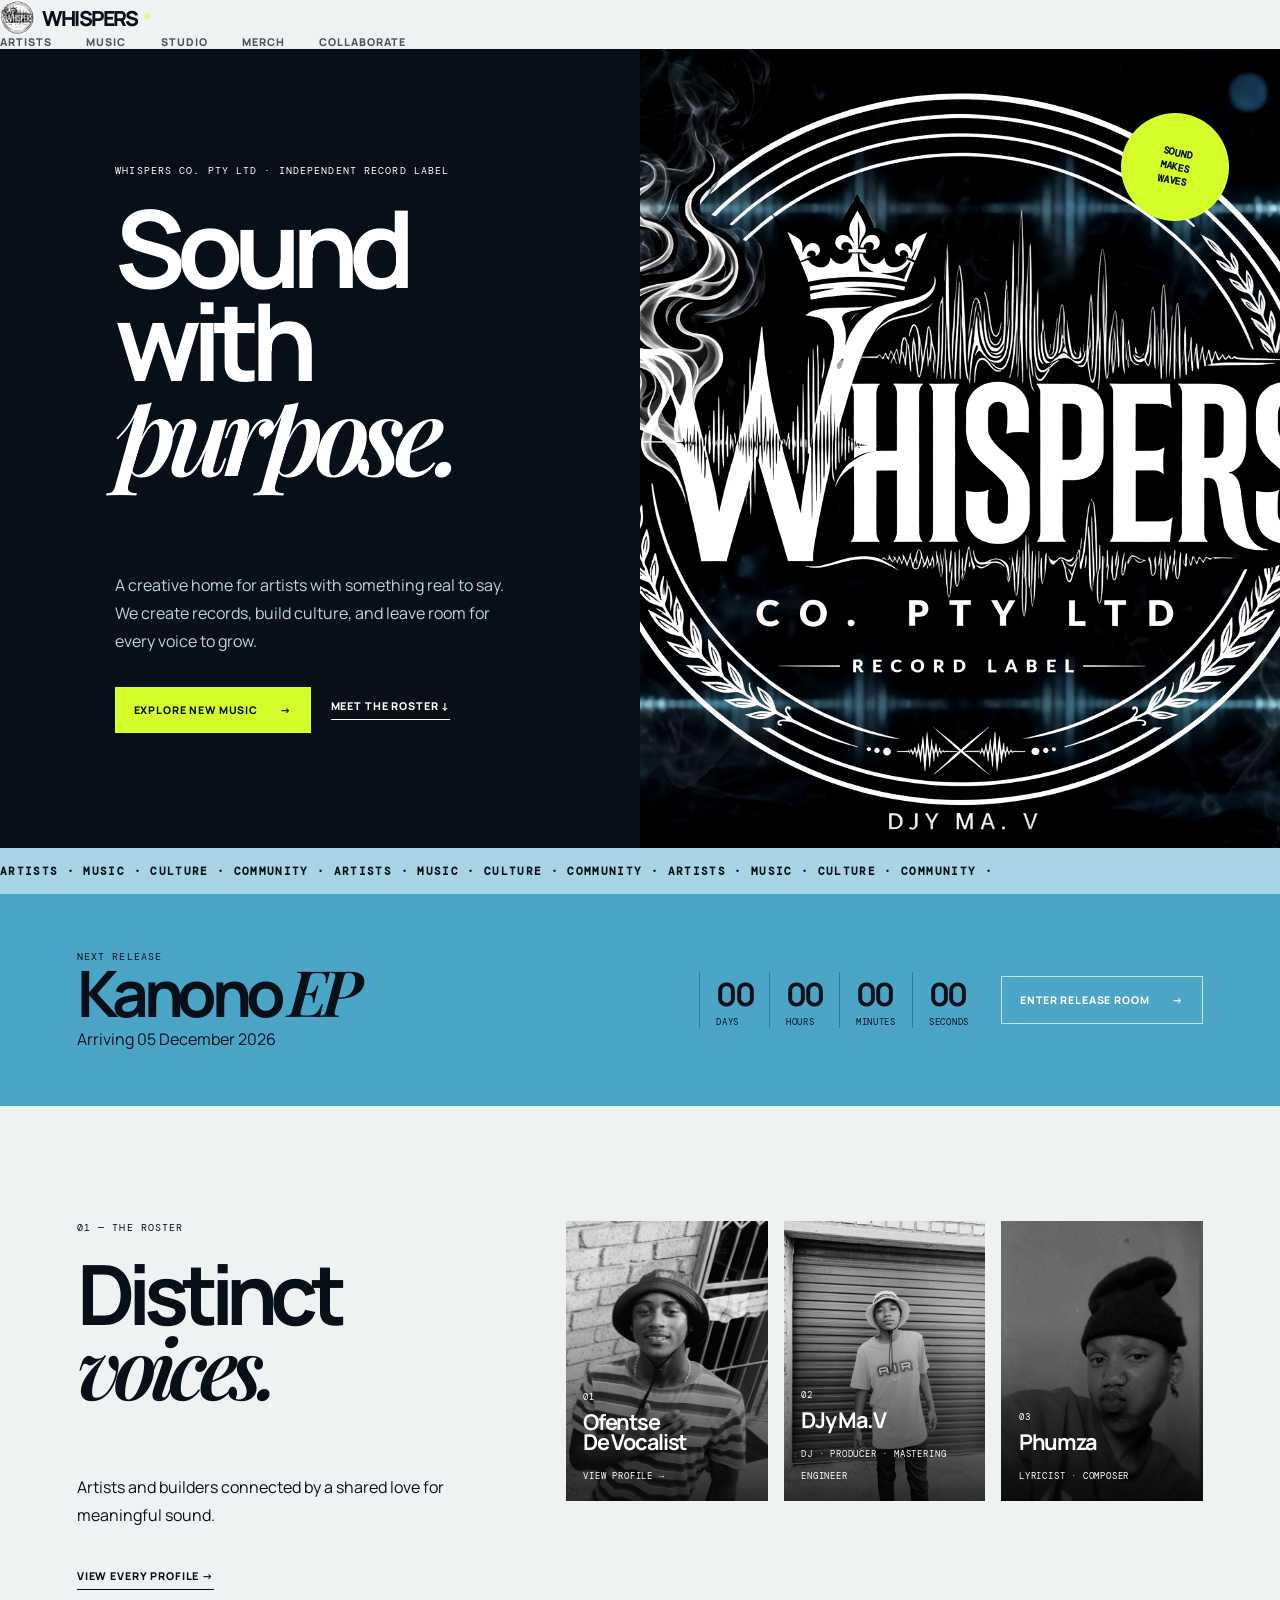
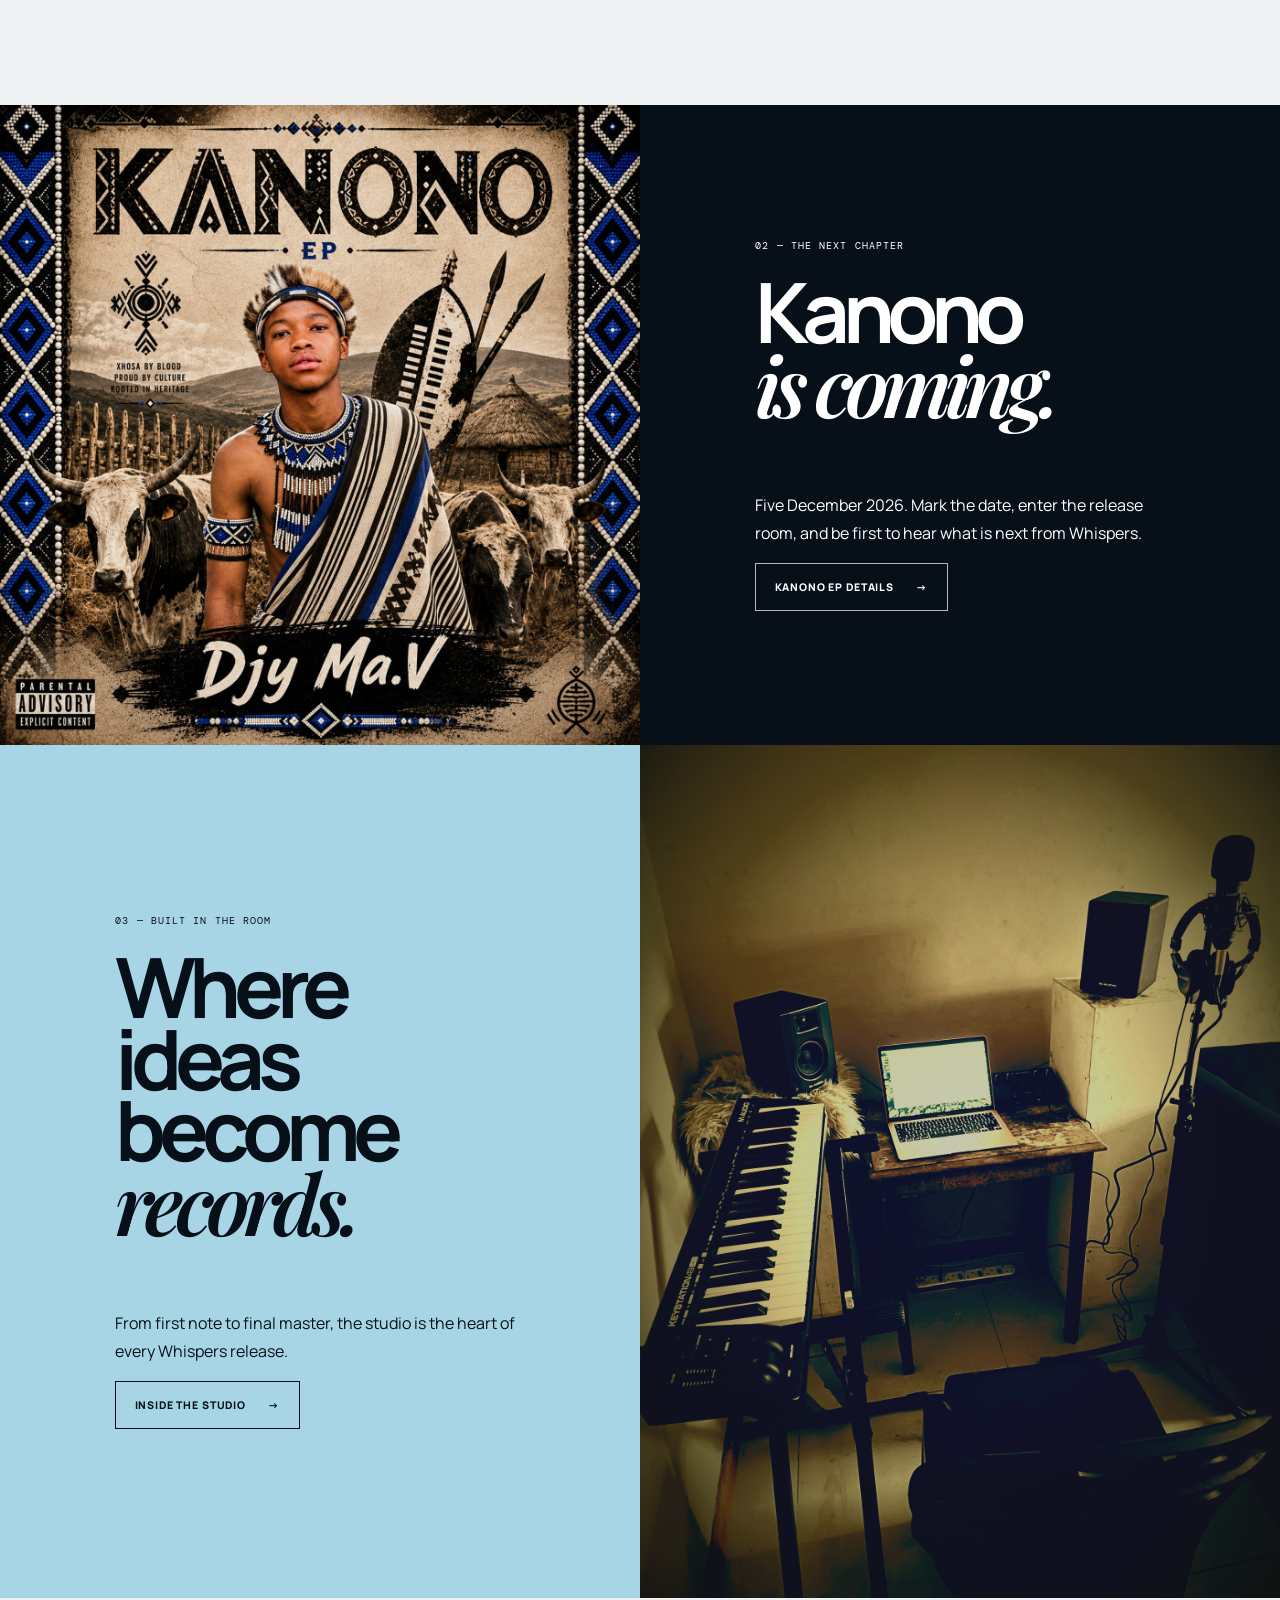
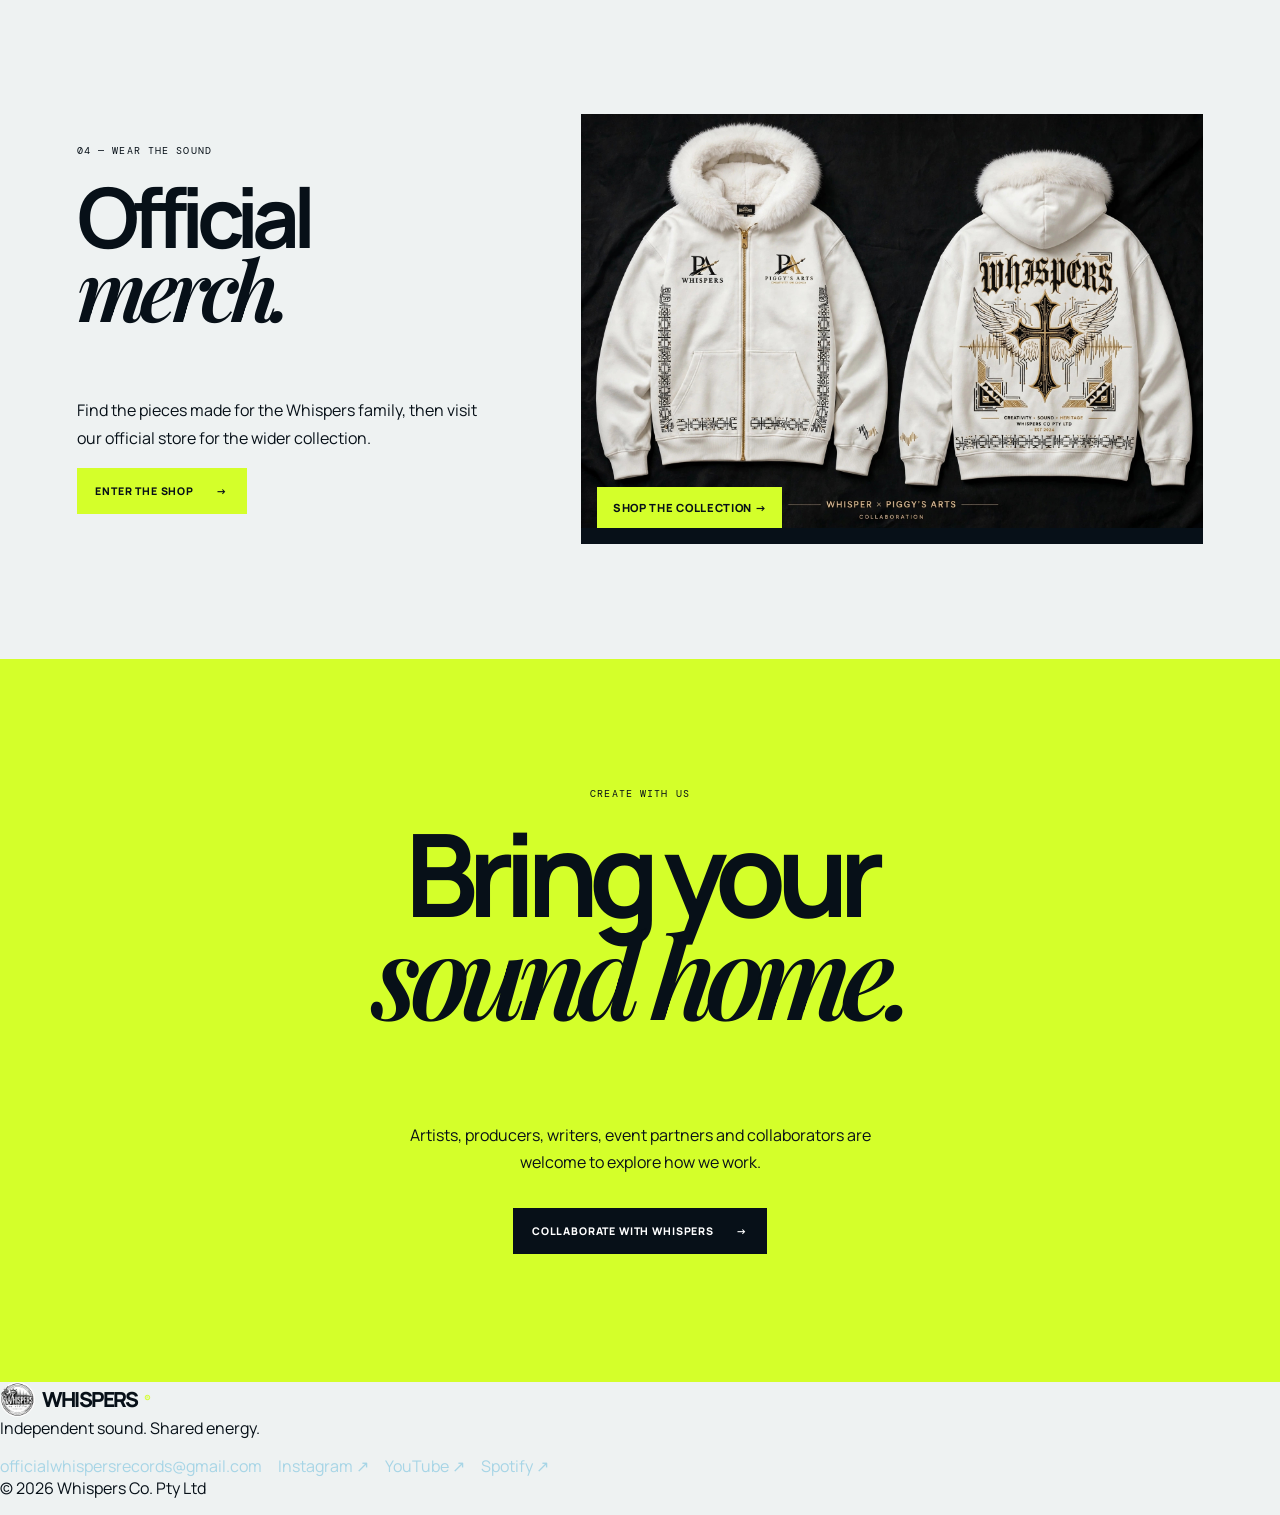
<file: index.html>
<!doctype html>
<html lang="en"><head><meta charset="UTF-8" /><meta name="viewport" content="width=device-width, initial-scale=1.0" /><meta name="description" content="Whispers Co. Pty Ltd — independent record label, artist collective, and creative home." /><title>Whispers Records | Sound With Purpose</title><link rel="preconnect" href="https://fonts.googleapis.com" /><link rel="preconnect" href="https://fonts.gstatic.com" crossorigin /><link href="https://fonts.googleapis.com/css2?family=DM+Mono&family=Manrope:wght@400;500;600;700;800&family=Playfair+Display:ital,wght@0,600;0,700;1,600&display=swap" rel="stylesheet" /><link rel="stylesheet" href="styles.css" /></head>
<body data-page="home"><header id="site-header"></header><main>
<section class="hero reveal"><div class="hero-copy"><p class="eyebrow">Whispers Co. Pty Ltd · Independent record label</p><h1>Sound with<br /><em>purpose.</em></h1><p class="hero-intro">A creative home for artists with something real to say. We create records, build culture, and leave room for every voice to grow.</p><div class="hero-actions"><a class="button button-primary" href="releases.html">Explore new music <span>→</span></a><a class="text-link" href="artists.html">Meet the roster <span>↓</span></a></div></div><div class="hero-art"><img src="Documents/LOGO/(LOGO) Backround img.jpg" alt="Whispers Records logo" /><div class="hero-stamp">SOUND<br />MAKES<br />WAVES</div></div></section>
<section class="ticker" aria-label="Whispers Records statement"><div>ARTISTS · MUSIC · CULTURE · COMMUNITY · ARTISTS · MUSIC · CULTURE · COMMUNITY · ARTISTS · MUSIC · CULTURE · COMMUNITY · </div></section>
<section class="countdown-banner reveal" aria-labelledby="countdown-title"><div><p class="eyebrow">Next release</p><h2 id="countdown-title">Kanono <em>EP</em></h2><p>Arriving 05 December 2026</p></div><div class="countdown" data-release-date="2026-12-05T00:00:00+02:00" aria-label="Countdown to Kanono EP"><span><b data-days>--</b>Days</span><span><b data-hours>--</b>Hours</span><span><b data-minutes>--</b>Minutes</span></div><a class="button button-outline-light" href="release.html?release=kanono">Enter release room <span>→</span></a></section>
<section class="section home-roster reveal"><div class="section-heading"><p class="eyebrow">01 — The roster</p><h2>Distinct<br /><em>voices.</em></h2><p>Artists and builders connected by a shared love for meaningful sound.</p><a class="text-link" href="artists.html">View every profile <span>→</span></a></div><div class="artist-preview-grid"><a class="artist-card feature-card" href="artist.html?artist=ofentse"><img src="Artists/Ofentse folder/Ofentse De Vocalist.jpg" alt="Ofentse De Vocalist" /><div><p>01</p><h3>Ofentse<br />De Vocalist</h3><span>View profile →</span></div></a><a class="artist-card" href="artist.html?artist=djy-mav"><img src="Artists/DJy Ma.V folder/DJy Ma.V.jpg" alt="DJy Ma.V" /><div><p>02</p><h3>DJy Ma.V</h3><span>DJ · Producer · Mastering engineer</span></div></a><a class="artist-card" href="artist.html?artist=phumza"><img src="Artists/Phumza folder/Phumza.jpg" alt="Phumza" /><div><p>03</p><h3>Phumza</h3><span>Lyricist · Composer</span></div></a></div></section>
<section class="split-feature release-feature reveal"><div class="feature-image"><img src="songs and release covers and videos/KANONO (EP Cover).jpg" alt="Kanono EP cover" /></div><div class="feature-copy"><p class="eyebrow">02 — The next chapter</p><h2>Kanono<br /><em>is coming.</em></h2><p>Five December 2026. Mark the date, enter the release room, and be first to hear what is next from Whispers.</p><a class="button button-outline-light" href="release.html?release=kanono">Kanono EP details <span>→</span></a></div></section>
<section class="split-feature studio-feature reveal"><div class="feature-copy"><p class="eyebrow">03 — Built in the room</p><h2>Where ideas<br />become <em>records.</em></h2><p>From first note to final master, the studio is the heart of every Whispers release.</p><a class="button button-outline" href="studio.html">Inside the studio <span>→</span></a></div><div class="feature-image"><img src="studio sessions and fun/Official Studio Image.jpg" alt="A Whispers Records studio session" /></div></section>
<section class="section merch-tease reveal"><div class="section-heading"><p class="eyebrow">04 — Wear the sound</p><h2>Official<br /><em>merch.</em></h2><p>Find the pieces made for the Whispers family, then visit our official store for the wider collection.</p><a class="button button-primary" href="shop.html">Enter the shop <span>→</span></a></div><a class="merch-photo" href="shop.html"><img src="merch/IMG-20260928-WA8403.jpg" alt="Whispers Records merchandise" /><span>Shop the collection →</span></a></section>
<section class="cta-section reveal"><p class="eyebrow">Create with us</p><h2>Bring your<br /><em>sound home.</em></h2><p>Artists, producers, writers, event partners and collaborators are welcome to explore how we work.</p><a class="button button-primary" href="join.html">Collaborate with Whispers <span>→</span></a></section>
</main><footer id="site-footer"></footer><script src="site-data.js"></script><script src="script.js"></script></body></html>
</file>
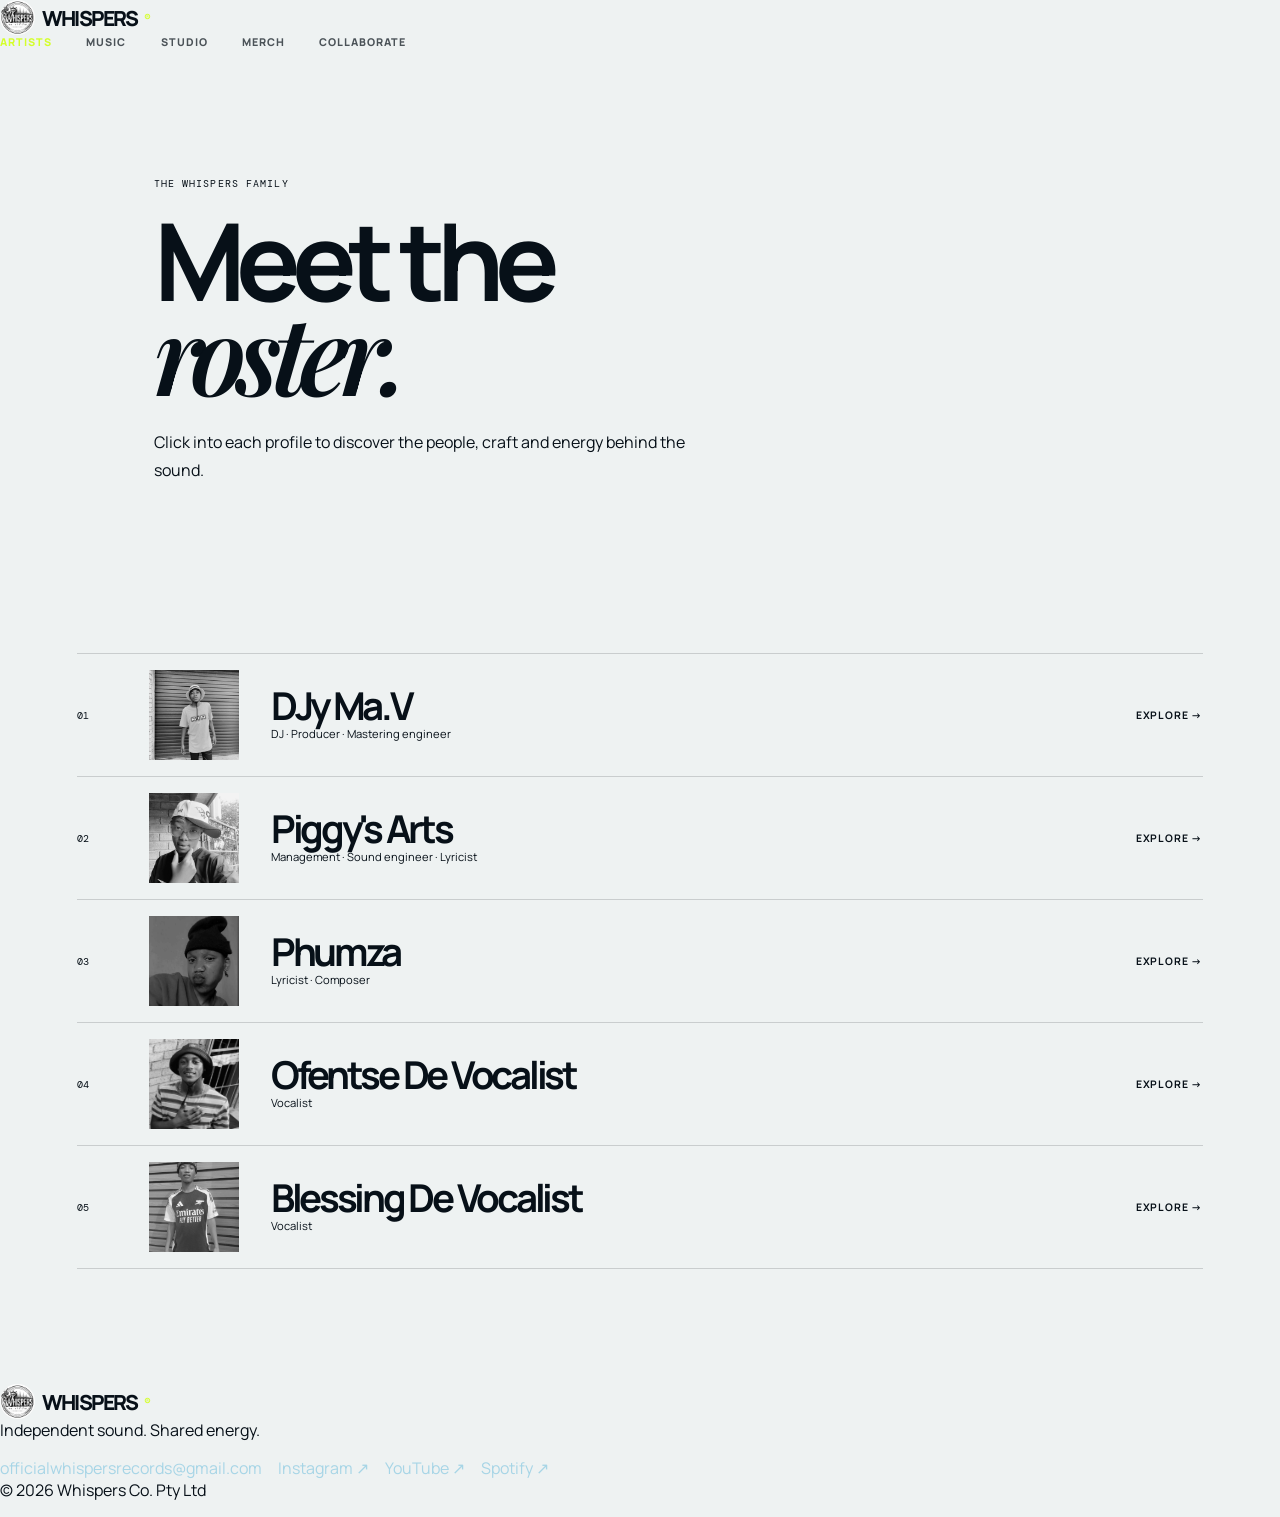
<file: artists.html>
<!doctype html><html lang="en"><head><meta charset="UTF-8" /><meta name="viewport" content="width=device-width, initial-scale=1.0" /><title>Artists | Whispers Records</title><link rel="preconnect" href="https://fonts.googleapis.com" /><link rel="preconnect" href="https://fonts.gstatic.com" crossorigin /><link href="https://fonts.googleapis.com/css2?family=DM+Mono&family=Manrope:wght@400;500;600;700;800&family=Playfair+Display:ital,wght@0,600;0,700;1,600&display=swap" rel="stylesheet" /><link rel="stylesheet" href="styles.css" /></head><body data-page="artists"><header id="site-header"></header><main><section class="page-hero reveal"><p class="eyebrow">The Whispers family</p><h1>Meet the<br /><em>roster.</em></h1><p>Click into each profile to discover the people, craft and energy behind the sound.</p></section><section class="section roster-list reveal"><a href="artist.html?artist=djy-mav" class="roster-item"><span>01</span><img src="Artists/DJy Ma.V folder/DJy Ma.V.jpg" alt="DJy Ma.V" /><div><h2>DJy Ma.V</h2><p>DJ · Producer · Mastering engineer</p></div><b>Explore →</b></a><a href="artist.html?artist=piggy" class="roster-item"><span>02</span><img src="Artists/PIGGY'S ARTS folder/PIGGY'S ARTS.jpg" alt="Piggy's Arts" /><div><h2>Piggy's Arts</h2><p>Management · Sound engineer · Lyricist</p></div><b>Explore →</b></a><a href="artist.html?artist=phumza" class="roster-item"><span>03</span><img src="Artists/Phumza folder/Phumza.jpg" alt="Phumza" /><div><h2>Phumza</h2><p>Lyricist · Composer</p></div><b>Explore →</b></a><a href="artist.html?artist=ofentse" class="roster-item"><span>04</span><img src="Artists/Ofentse folder/Ofentse De Vocalist.jpg" alt="Ofentse De Vocalist" /><div><h2>Ofentse De Vocalist</h2><p>Vocalist</p></div><b>Explore →</b></a><a href="artist.html?artist=blessing" class="roster-item"><span>05</span><img src="Artists/Blessing folder/Blessing De Vocalist.jpg" alt="Blessing De Vocalist" /><div><h2>Blessing De Vocalist</h2><p>Vocalist</p></div><b>Explore →</b></a></section></main><footer id="site-footer"></footer><script src="site-data.js"></script><script src="script.js"></script></body></html>
</file>
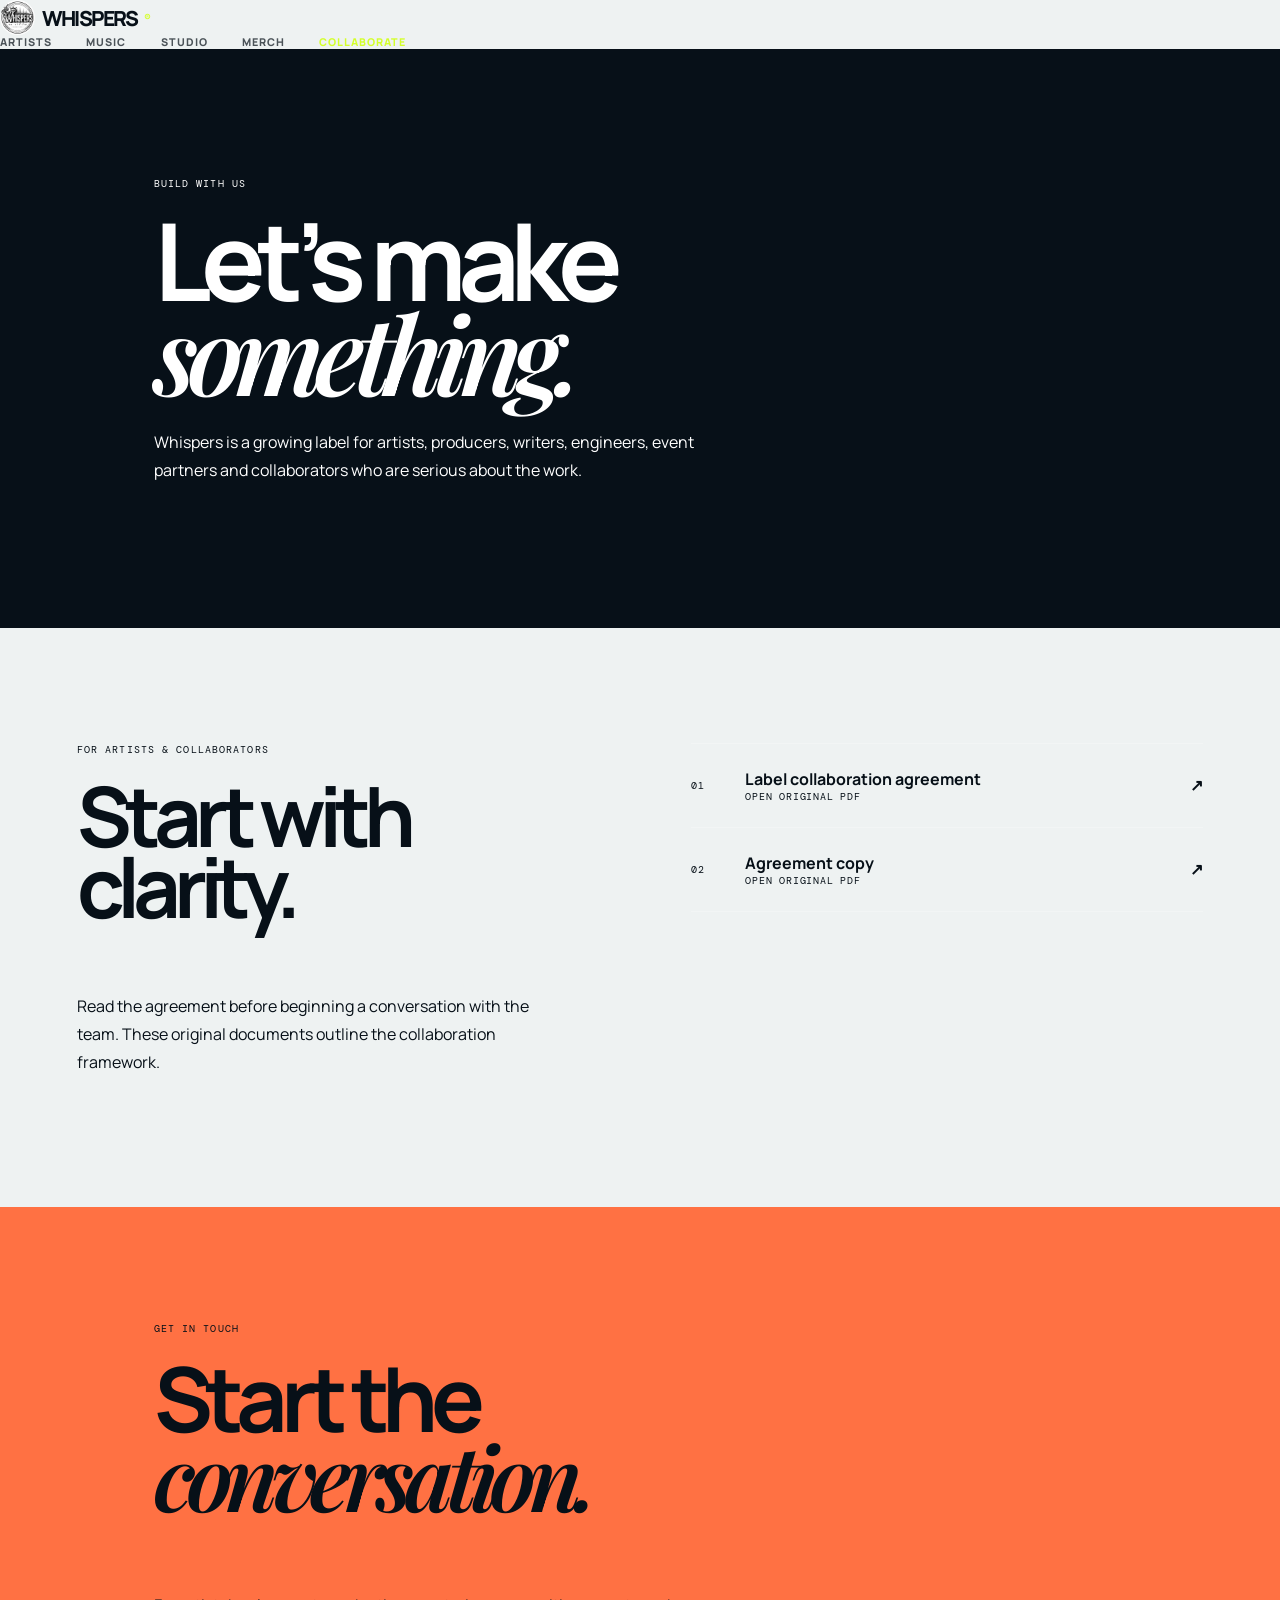
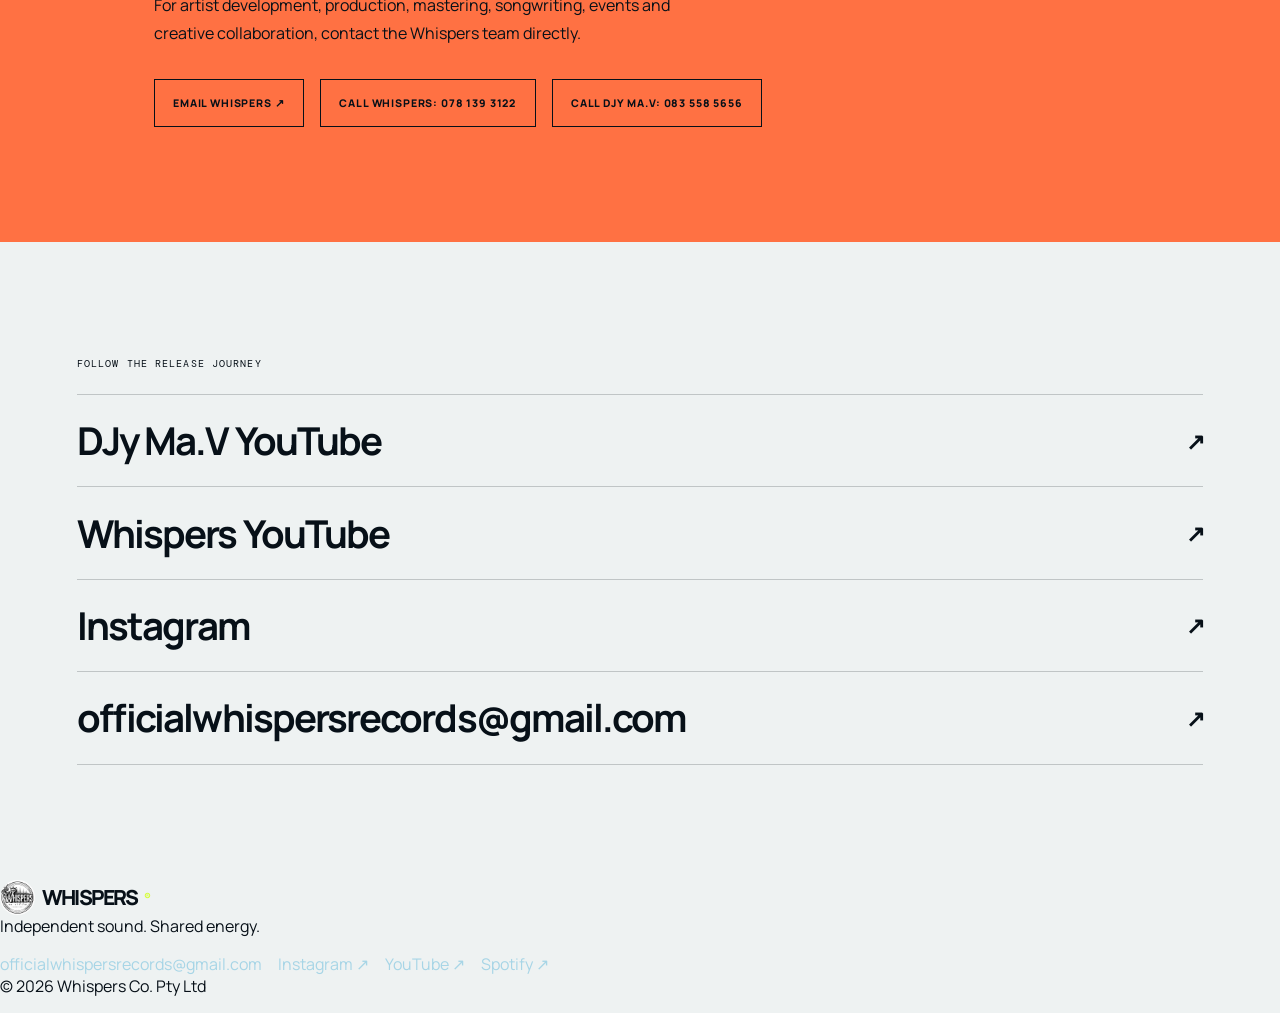
<file: join.html>
<!doctype html><html lang="en"><head><meta charset="UTF-8" /><meta name="viewport" content="width=device-width, initial-scale=1.0" /><title>Collaborate | Whispers Records</title><link rel="preconnect" href="https://fonts.googleapis.com" /><link rel="preconnect" href="https://fonts.gstatic.com" crossorigin /><link href="https://fonts.googleapis.com/css2?family=DM+Mono&family=Manrope:wght@400;500;600;700;800&family=Playfair+Display:ital,wght@0,600;0,700;1,600&display=swap" rel="stylesheet" /><link rel="stylesheet" href="styles.css" /></head><body data-page="join"><header id="site-header"></header><main><section class="page-hero dark-page reveal"><p class="eyebrow">Build with us</p><h1>Let’s make<br /><em>something.</em></h1><p>Whispers is a growing label for artists, producers, writers, engineers, event partners and collaborators who are serious about the work.</p></section><section class="section collaboration-grid reveal"><div><p class="eyebrow">For artists & collaborators</p><h2>Start with<br />clarity.</h2><p>Read the agreement before beginning a conversation with the team. These original documents outline the collaboration framework.</p></div><div class="document-stack"><a class="document-link" href="Documents/WHISPERS_RECORD_LABEL_COLLABORATION_AGREEMENT_COLOUR.pdf" target="_blank"><span>01</span><div><h3>Label collaboration agreement</h3><p>Open original PDF</p></div><b>↗</b></a><a class="document-link" href="Documents/WHISPERS_RECORD_LABEL_COLLABORATION_AGREEMENT-1.pdf" target="_blank"><span>02</span><div><h3>Agreement copy</h3><p>Open original PDF</p></div><b>↗</b></a></div></section><section class="beat-callout"><p class="eyebrow">Get in touch</p><h2>Start the<br /><em>conversation.</em></h2><p>For artist development, production, mastering, songwriting, events and creative collaboration, contact the Whispers team directly.</p><div class="contact-buttons"><a class="button button-outline" href="mailto:officialwhispersrecords@gmail.com">Email Whispers ↗</a><a class="button button-outline" href="tel:+27781393122">Call Whispers: 078 139 3122</a><a class="button button-outline" href="tel:+27835585656">Call DJy Ma.V: 083 558 5656</a></div></section><section class="section social-contact"><p class="eyebrow">Follow the release journey</p><div><a href="https://www.youtube.com/@DJy-Ma-V" target="_blank" rel="noreferrer">DJy Ma.V YouTube <span>↗</span></a><a href="https://youtube.com/@official-whispers-records?si=iXvuV09RxpF-1yVp" target="_blank" rel="noreferrer">Whispers YouTube <span>↗</span></a><a href="https://www.instagram.com/official_whispers_records/" target="_blank" rel="noreferrer">Instagram <span>↗</span></a><a href="mailto:officialwhispersrecords@gmail.com">officialwhispersrecords@gmail.com <span>↗</span></a></div></section></main><footer id="site-footer"></footer><script src="site-data.js"></script><script src="script.js"></script></body></html>
</file>
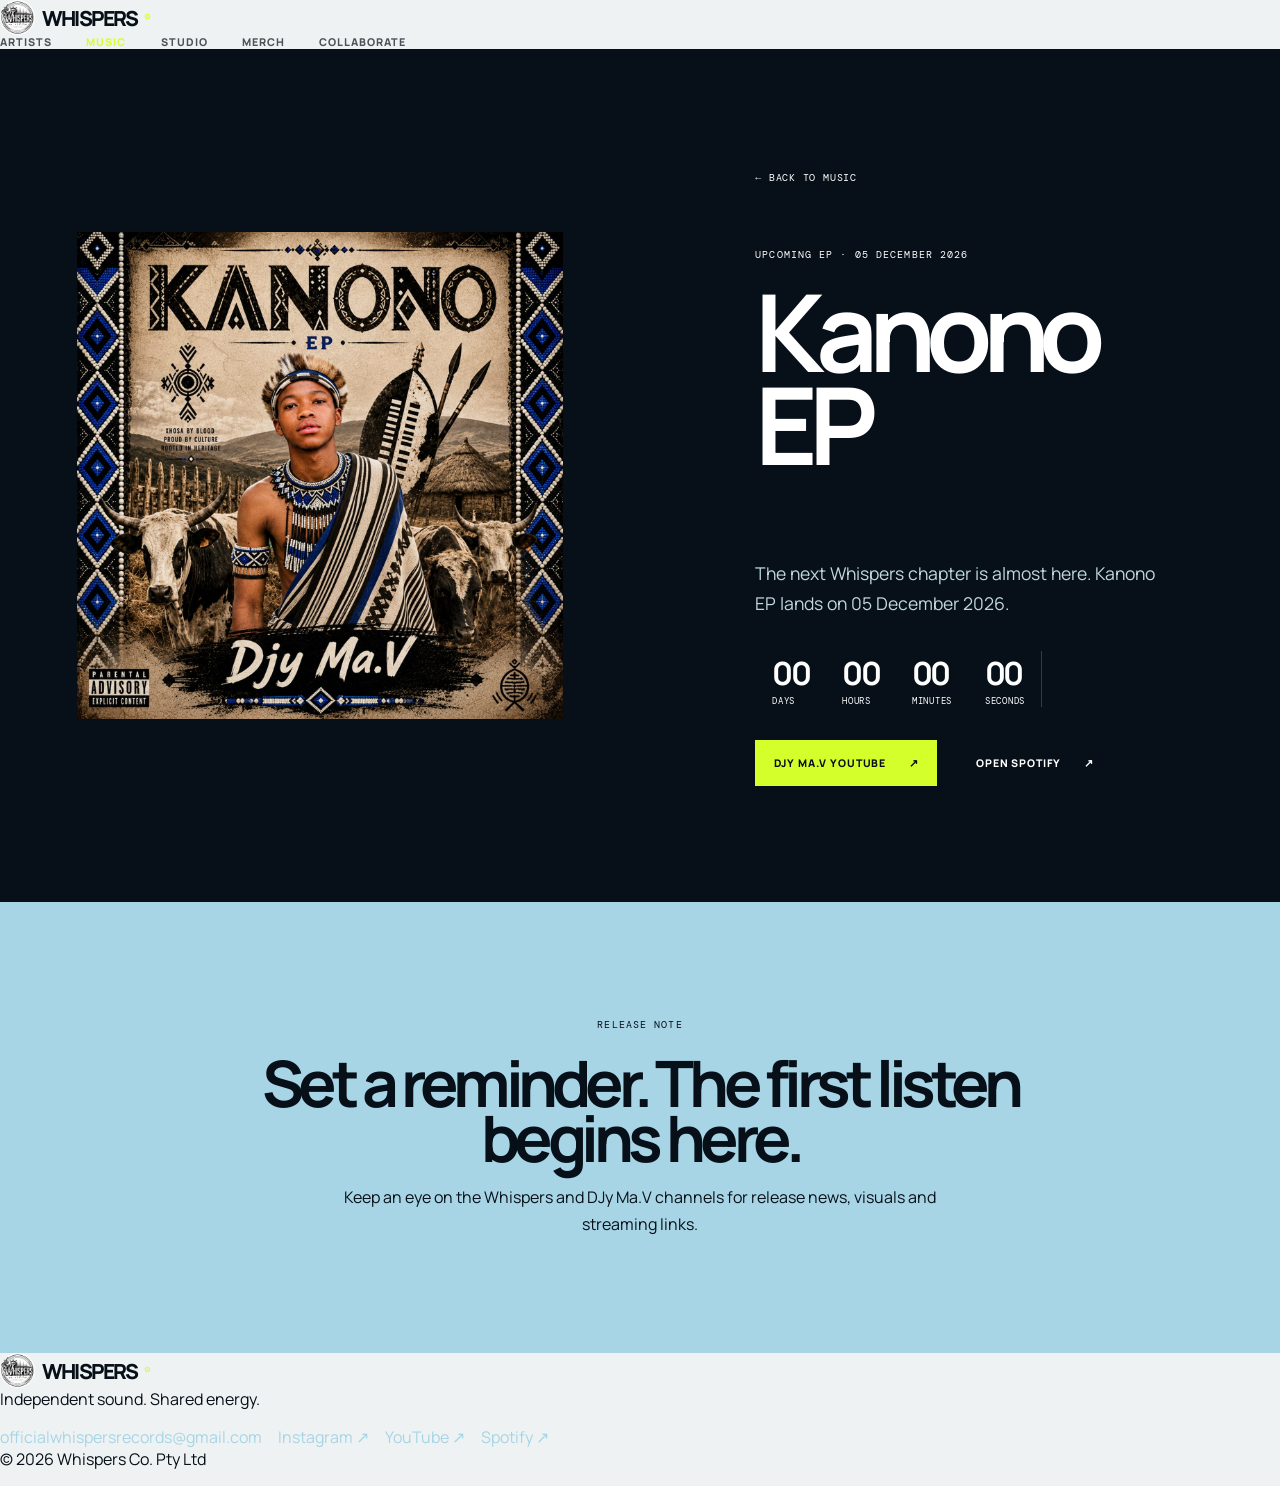
<file: release.html>
<!doctype html><html lang="en"><head><meta charset="UTF-8" /><meta name="viewport" content="width=device-width, initial-scale=1.0" /><title>Release | Whispers Records</title><link rel="preconnect" href="https://fonts.googleapis.com" /><link rel="preconnect" href="https://fonts.gstatic.com" crossorigin /><link href="https://fonts.googleapis.com/css2?family=DM+Mono&family=Manrope:wght@400;500;600;700;800&family=Playfair+Display:ital,wght@0,600;0,700;1,600&display=swap" rel="stylesheet" /><link rel="stylesheet" href="styles.css" /></head><body data-page="release"><header id="site-header"></header><main id="release-profile"></main><footer id="site-footer"></footer><script src="site-data.js"></script><script src="script.js"></script></body></html>
</file>
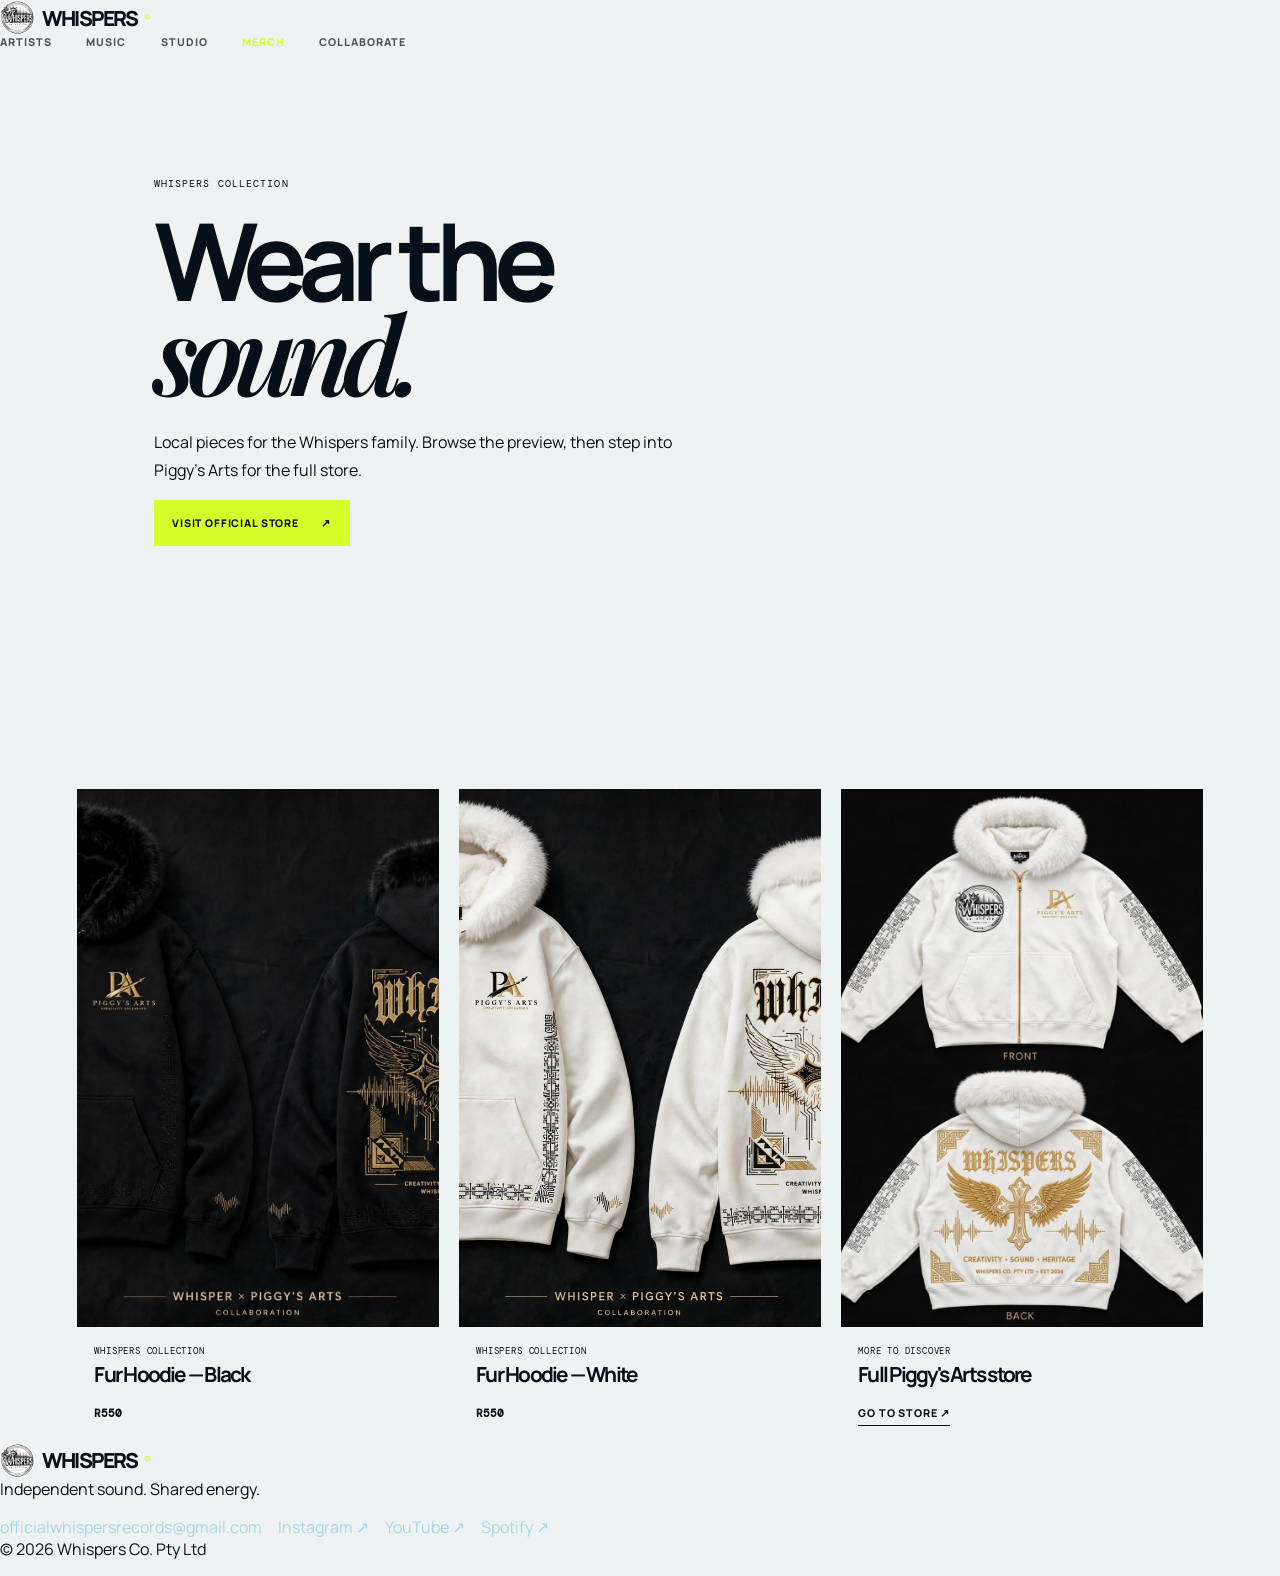
<file: shop.html>
<!doctype html><html lang="en"><head><meta charset="UTF-8" /><meta name="viewport" content="width=device-width, initial-scale=1.0" /><title>Merch | Whispers Records</title><link rel="preconnect" href="https://fonts.googleapis.com" /><link rel="preconnect" href="https://fonts.gstatic.com" crossorigin /><link href="https://fonts.googleapis.com/css2?family=DM+Mono&family=Manrope:wght@400;500;600;700;800&family=Playfair+Display:ital,wght@0,600;0,700;1,600&display=swap" rel="stylesheet" /><link rel="stylesheet" href="styles.css" /></head><body data-page="shop"><header id="site-header"></header><main><section class="page-hero reveal"><p class="eyebrow">Whispers collection</p><h1>Wear the<br /><em>sound.</em></h1><p>Local pieces for the Whispers family. Browse the preview, then step into Piggy's Arts for the full store.</p><a class="button button-primary" href="https://piggiesart.lovable.app" target="_blank" rel="noreferrer">Visit official store <span>↗</span></a></section><section class="section shop-grid reveal"><article class="shop-card"><img src="merch/fur hoodie black (R550).jpg" alt="Black Fur hoodie" /><div><p>Whispers collection</p><h2>Fur Hoodie — Black</h2><b>R550</b></div></article><article class="shop-card"><img src="merch/Fur hoodie white (R550).jpg" alt="White Fur hoodie" /><div><p>Whispers collection</p><h2>Fur Hoodie — White</h2><b>R550</b></div></article><article class="shop-card"><img src="merch/IMG-20260928-WA2395.jpg" alt="Whispers merchandise" /><div><p>More to discover</p><h2>Full Piggy's Arts store</h2><a class="text-link" href="https://piggiesart.lovable.app" target="_blank" rel="noreferrer">Go to store ↗</a></div></article></section></main><footer id="site-footer"></footer><script src="site-data.js"></script><script src="script.js"></script></body></html>
</file>
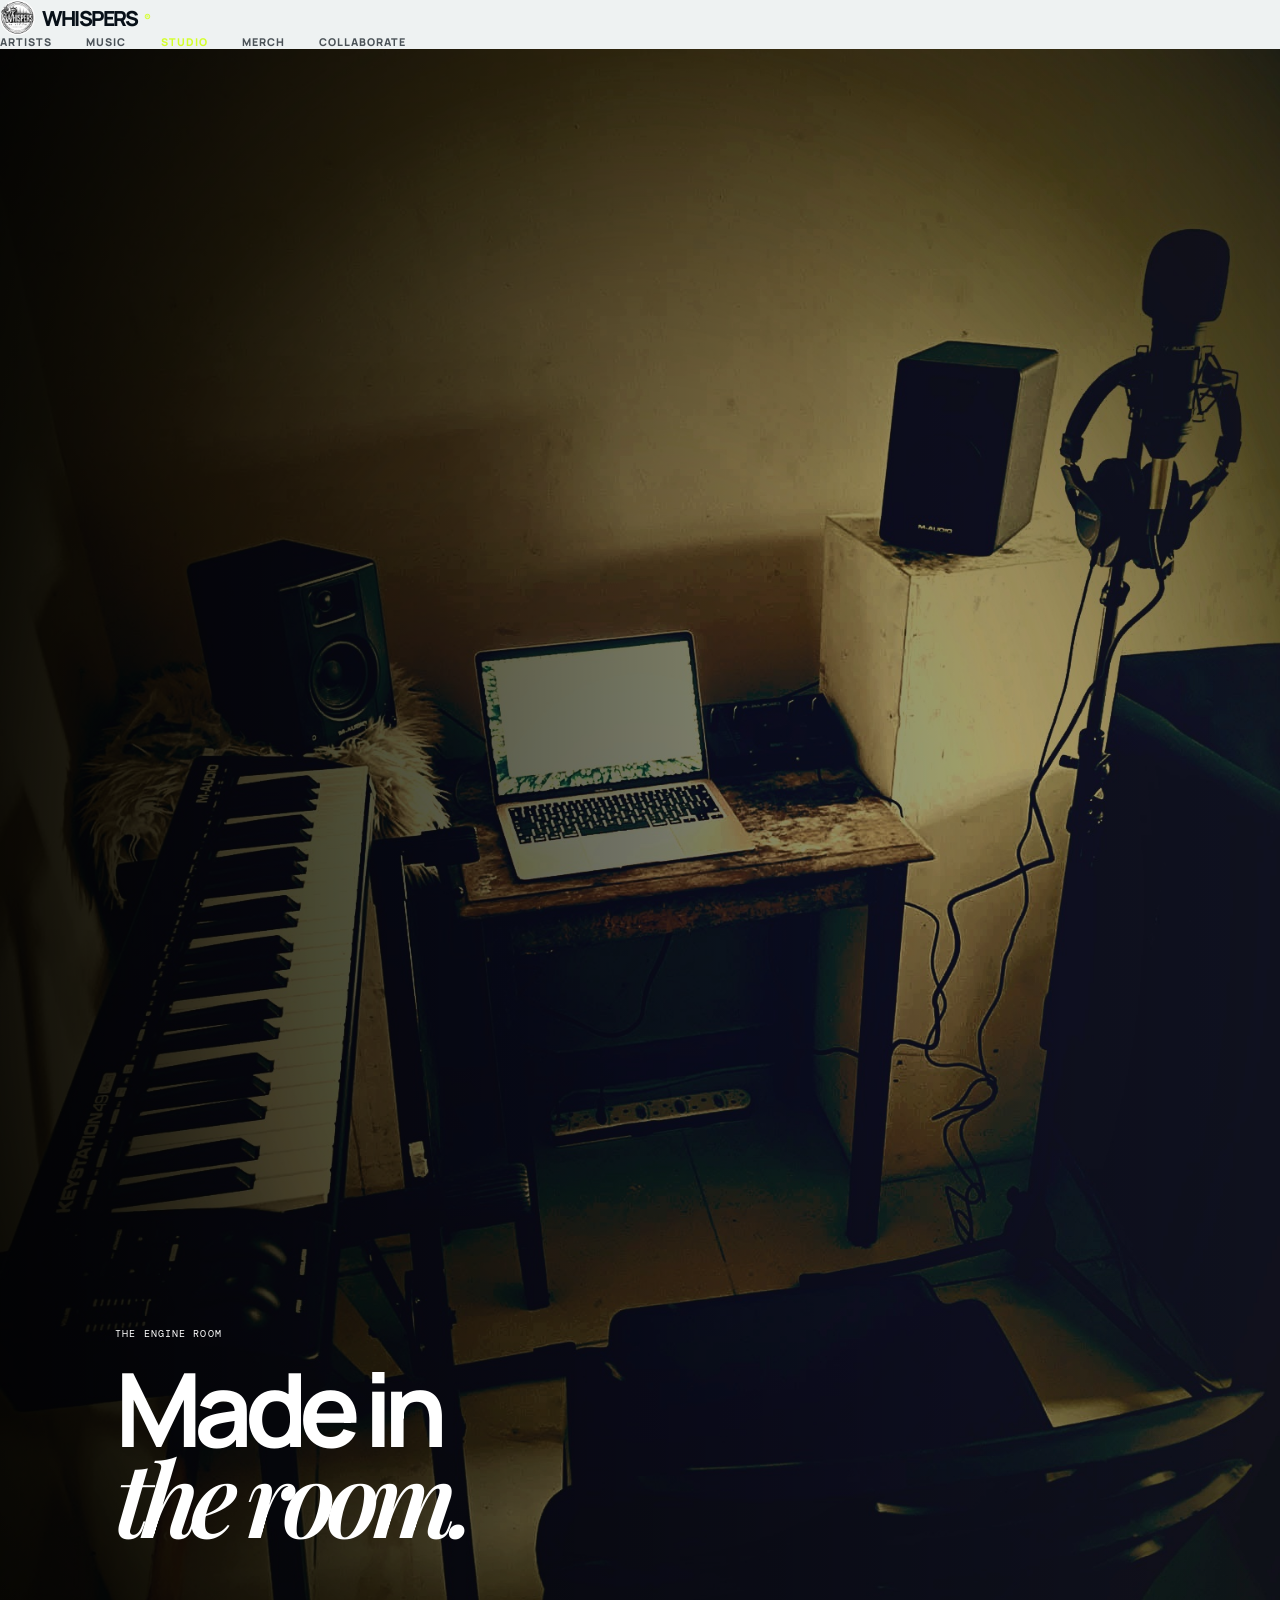
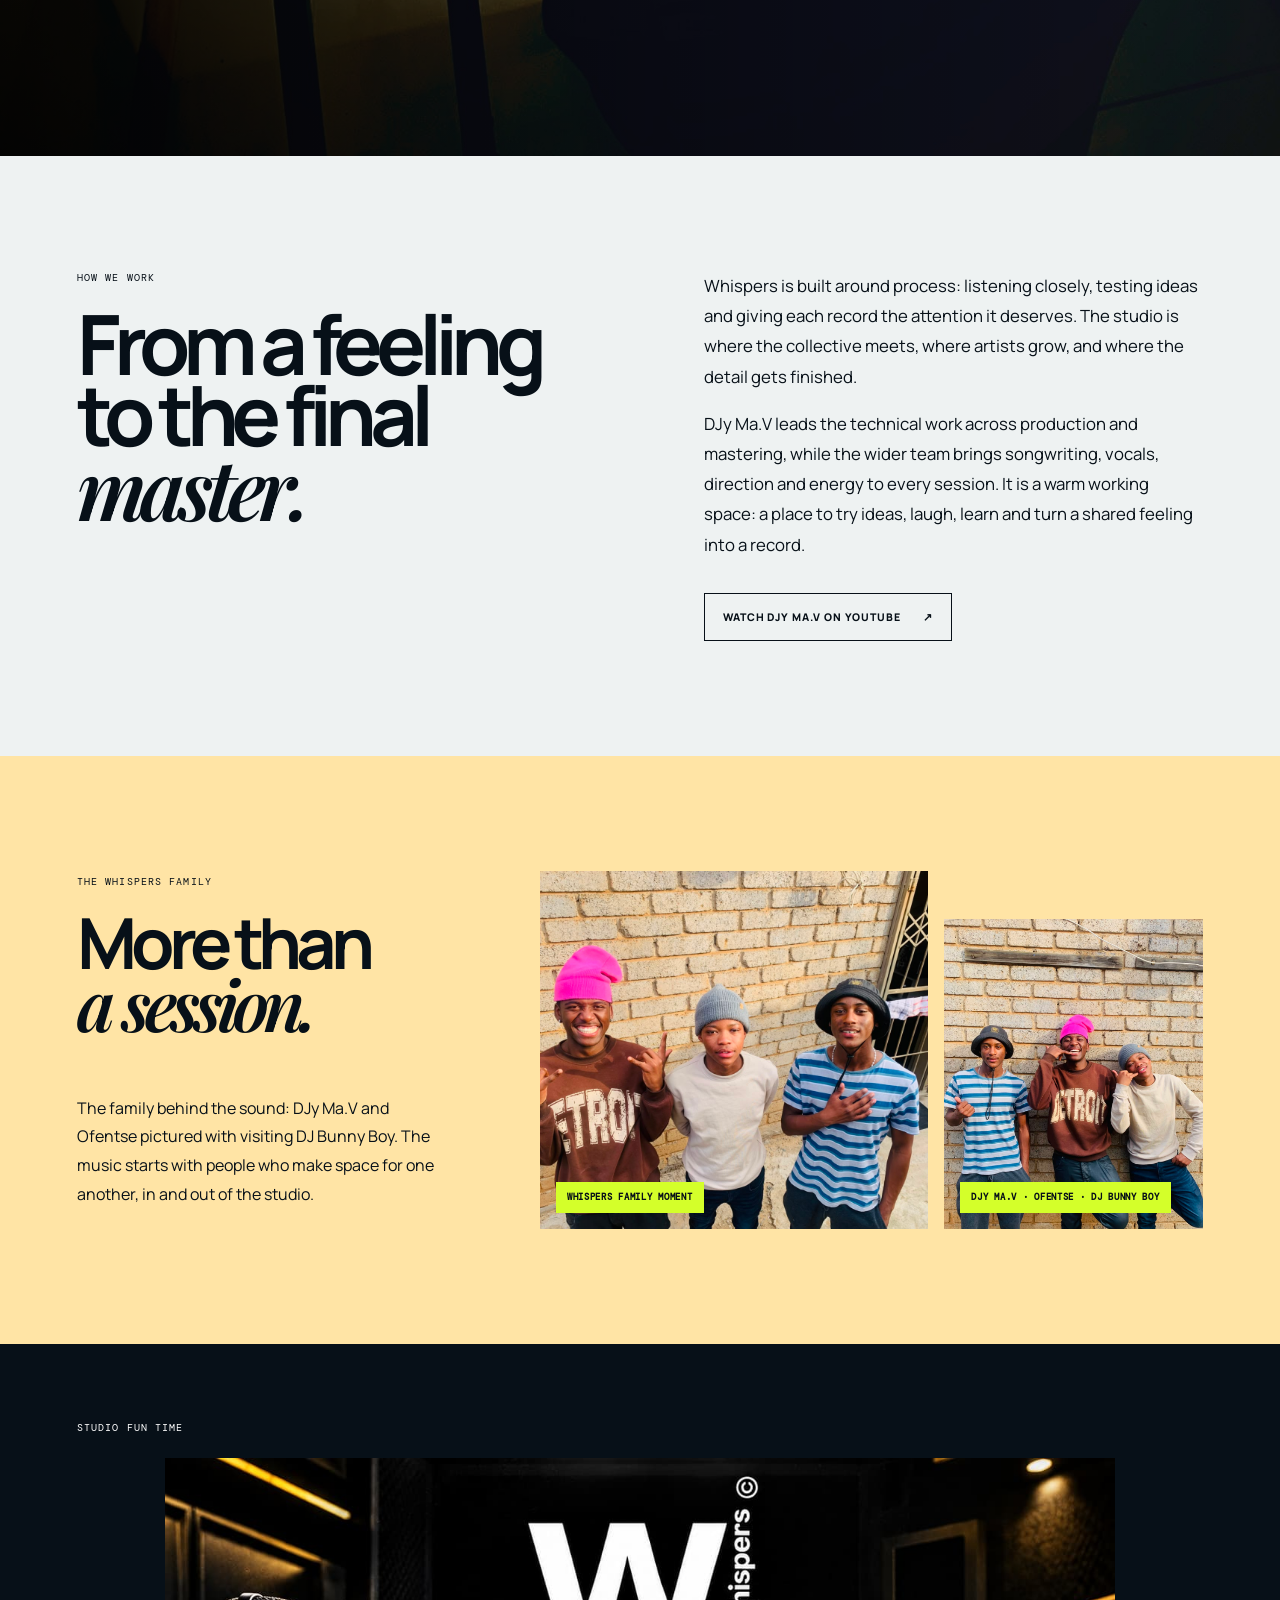
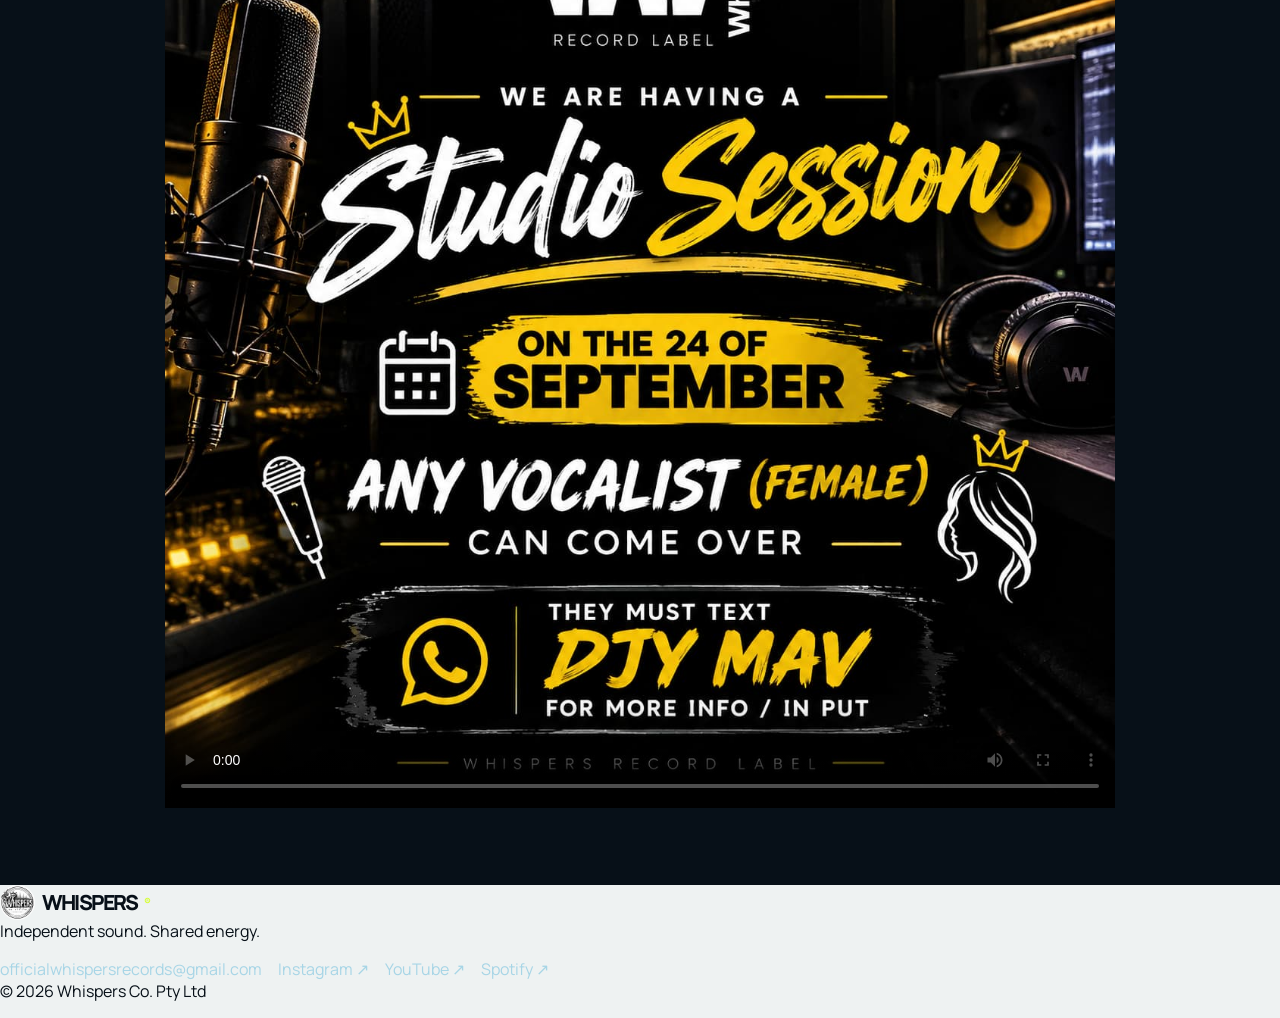
<file: studio.html>
<!doctype html><html lang="en"><head><meta charset="UTF-8" /><meta name="viewport" content="width=device-width, initial-scale=1.0" /><title>Studio | Whispers Records</title><link rel="preconnect" href="https://fonts.googleapis.com" /><link rel="preconnect" href="https://fonts.gstatic.com" crossorigin /><link href="https://fonts.googleapis.com/css2?family=DM+Mono&family=Manrope:wght@400;500;600;700;800&family=Playfair+Display:ital,wght@0,600;0,700;1,600&display=swap" rel="stylesheet" /><link rel="stylesheet" href="styles.css" /></head><body data-page="studio"><header id="site-header"></header><main><section class="studio-page-hero"><img src="studio sessions and fun/Official Studio Image.jpg" alt="Whispers studio" /><div><p class="eyebrow">The engine room</p><h1>Made in<br /><em>the room.</em></h1></div></section><section class="section studio-copy-page"><div><p class="eyebrow">How we work</p><h2>From a feeling<br />to the final <em>master.</em></h2></div><div><p>Whispers is built around process: listening closely, testing ideas and giving each record the attention it deserves. The studio is where the collective meets, where artists grow, and where the detail gets finished.</p><p>DJy Ma.V leads the technical work across production and mastering, while the wider team brings songwriting, vocals, direction and energy to every session. It is a warm working space: a place to try ideas, laugh, learn and turn a shared feeling into a record.</p><a class="button button-outline" href="https://www.youtube.com/@DJy-Ma-V" target="_blank" rel="noreferrer">Watch DJy Ma.V on YouTube <span>↗</span></a></div></section><section class="whispers-family section"><div class="family-copy"><p class="eyebrow">The Whispers family</p><h2>More than<br /><em>a session.</em></h2><p>The family behind the sound: DJy Ma.V and Ofentse pictured with visiting DJ Bunny Boy. The music starts with people who make space for one another, in and out of the studio.</p></div><div class="family-photos"><figure><img src="whispers family/IMG-20260912-WA0086(1).jpg" alt="The Whispers family together" /><figcaption>Whispers family moment</figcaption></figure><figure><img src="whispers family/IMG-20260912-WA0094.jpg" alt="DJy Ma.V, Ofentse and visiting DJ Bunny Boy" /><figcaption>DJy Ma.V · Ofentse · DJ Bunny Boy</figcaption></figure></div></section><section class="video-section"><p class="eyebrow">Studio fun time</p><video controls poster="studio sessions and fun/FIRST studio session pic invite.jpg"><source src="studio sessions and fun/STUDIO FUN TIME LIBRARY.mp4" type="video/mp4" />Your browser does not support video.</video></section></main><footer id="site-footer"></footer><script src="site-data.js"></script><script src="script.js"></script></body></html>
</file>
<file: styles.css>
:root{--ink:#071018;--ink-soft:#101d27;--paper:#eef2f2;--mist:#a7d5e6;--blue:#4aa5c7;--lime:#d4ff2a;--orange:#ff7143;--line:rgba(231,244,247,.2);--muted:#97a5aa}*{box-sizing:border-box}html{scroll-behavior:smooth}body{background:var(--paper);color:var(--ink);font-family:Manrope,sans-serif;margin:0}a{color:inherit;text-decoration:none}img{display:block;height:100%;object-fit:cover;width:100%}h1,h2,h3,p{margin-top:0}h1,h2{letter-spacing:-.085em;line-height:.86}h1 em,h2 em{font-family:"Playfair Display",serif;font-weight:600}.eyebrow{font-family:"DM Mono",monospace;font-size:.63rem;letter-spacing:.11em;margin-bottom:1.5rem;text-transform:uppercase}.site-header{align-items:center;background:rgba(7,16,24,.93);border-bottom:1px solid var(--line);color:white;display:flex;justify-content:space-between;padding:15px 5vw;position:sticky;top:0;z-index:10}.brand{align-items:center;display:flex;font-size:1.3rem;font-weight:800;gap:.45rem;letter-spacing:-.09em}.brand img{border-radius:50%;height:35px;object-fit:cover;width:35px}.brand sup{color:var(--lime);font-size:.5em}.site-nav{display:flex;gap:clamp(1rem,2.7vw,2.8rem)}.site-nav a,.menu-button{font-size:.67rem;font-weight:800;letter-spacing:.09em;text-transform:uppercase}.site-nav a{opacity:.7;transition:opacity .2s,color .2s}.site-nav a:hover,.site-nav a.active{color:var(--lime);opacity:1}.menu-button{background:none;border:0;color:#fff;display:none}.hero{background:var(--ink);color:#fff;display:grid;grid-template-columns:1fr 1fr;min-height:min(740px,calc(100vh - 66px))}.hero-copy{align-self:center;padding:9vw}.hero h1,.page-hero h1,.profile-intro h1{font-size:clamp(3.8rem,8.4vw,9rem)}.hero-intro{color:#c2d3d8;line-height:1.75;margin:2rem 0;max-width:31rem}.hero-actions,.profile-actions{align-items:center;display:flex;flex-wrap:wrap;gap:1.25rem}.button{align-items:center;display:inline-flex;font-size:.66rem;font-weight:800;gap:1.4rem;letter-spacing:.08em;padding:1rem 1.15rem;text-transform:uppercase;transition:transform .2s,background .2s}.button:hover{transform:translateY(-3px)}.button-primary{background:var(--lime);color:var(--ink)}.button-outline{border:1px solid var(--ink)}.button-outline-light{border:1px solid rgba(255,255,255,.7);color:#fff}.text-link{border-bottom:1px solid currentColor;font-size:.67rem;font-weight:800;letter-spacing:.08em;padding-bottom:.35rem;text-transform:uppercase}.hero-art{min-height:450px;overflow:hidden;position:relative}.hero-art img{filter:saturate(.7) contrast(1.15);transition:transform 1s}.hero:hover .hero-art img{transform:scale(1.04)}.hero-stamp{align-items:center;background:var(--lime);border-radius:50%;color:var(--ink);display:flex;font-family:"DM Mono",monospace;font-size:.62rem;font-weight:bold;height:108px;justify-content:center;line-height:1.4;position:absolute;right:8%;text-align:center;top:8%;transform:rotate(12deg);width:108px}.ticker{background:var(--mist);font-family:"DM Mono",monospace;font-size:.7rem;font-weight:bold;letter-spacing:.12em;overflow:hidden;padding:1rem 0;white-space:nowrap}.ticker div{animation:move 28s linear infinite;width:max-content}@keyframes move{to{transform:translateX(-50%)}}.countdown-banner{align-items:center;background:var(--blue);color:var(--ink);display:grid;gap:2rem;grid-template-columns:1fr auto auto;padding:3.5rem 6vw}.countdown-banner h2{font-size:clamp(2.5rem,5vw,5rem);margin-bottom:.5rem}.countdown-banner p{margin-bottom:0}.countdown{display:flex;gap:1rem}.countdown span{border-left:1px solid rgba(7,16,24,.3);display:flex;flex-direction:column;font-family:"DM Mono",monospace;font-size:.56rem;letter-spacing:.08em;padding-left:1rem;text-transform:uppercase}.countdown b{font-family:Manrope,sans-serif;font-size:2rem;letter-spacing:-.08em}.section{padding:9vw 6vw}.section-heading{max-width:34rem}.section-heading h2,.feature-copy h2,.studio-copy-page h2,.collaboration-grid h2{font-size:clamp(3.5rem,6.5vw,7rem)}.section-heading>p:not(.eyebrow),.feature-copy>p:not(.eyebrow),.page-hero>p:not(.eyebrow){line-height:1.75}.section-heading .text-link{display:inline-block;margin-top:1.5rem}.home-roster{display:grid;gap:5vw;grid-template-columns:.8fr 1.2fr}.artist-preview-grid{display:grid;gap:1rem;grid-template-columns:repeat(3,1fr)}.artist-card{aspect-ratio:.72;background:#192832;overflow:hidden;position:relative}.artist-card:after,.release-tile:after{background:linear-gradient(0deg,rgba(0,0,0,.8),transparent 65%);content:"";inset:0;position:absolute}.artist-card img{filter:grayscale(100%);transition:filter .35s,transform .5s}.artist-card:hover img{filter:grayscale(0);transform:scale(1.06)}.artist-card>div{bottom:1.1rem;color:#fff;left:1.1rem;position:absolute;right:1.1rem;z-index:1}.artist-card p,.artist-card span,.release-tile p,.shop-card p{font-family:"DM Mono",monospace;font-size:.56rem;letter-spacing:.09em;text-transform:uppercase}.artist-card h3{font-size:clamp(1rem,1.7vw,1.6rem);letter-spacing:-.06em;line-height:.95;margin:.55rem 0}.split-feature{display:grid;grid-template-columns:1fr 1fr;min-height:620px}.feature-image{min-height:420px}.feature-copy{align-self:center;padding:9vw}.release-feature{background:var(--ink);color:#fff}.studio-feature{background:var(--mist)}.merch-tease{align-items:center;display:grid;gap:7vw;grid-template-columns:.8fr 1.2fr}.merch-photo{background:var(--ink);min-height:430px;overflow:hidden;position:relative}.merch-photo img{transition:transform .6s}.merch-photo:hover img{transform:scale(1.05)}.merch-photo span{background:var(--lime);bottom:1rem;font-size:.7rem;font-weight:800;left:1rem;letter-spacing:.06em;padding:.8rem 1rem;position:absolute;text-transform:uppercase}.cta-section{background:var(--lime);padding:10vw 6vw;text-align:center}.cta-section h2{font-size:clamp(4rem,9vw,10rem)}.cta-section>p:not(.eyebrow){line-height:1.7;margin:1.8rem auto 2rem;max-width:31rem}.cta-section .button-primary{background:var(--ink);color:#fff}.site-footer{align-items:center;background:var(--ink);color:#fff;display:flex;font-size:.65rem;gap:2rem;justify-content:space-between;padding:2.5rem 5vw}.site-footer p{margin:0}.footer-links{display:flex;gap:1rem;margin-top:.5rem}.footer-links a{color:var(--mist)}.page-hero{min-height:480px;padding:10vw 12vw}.page-hero h1{margin-bottom:1.6rem}.page-hero>p:not(.eyebrow){max-width:34rem}.dark-page{background:var(--ink);color:#fff}.roster-list{padding-top:2vw}.roster-item{align-items:center;border-top:1px solid rgba(7,16,24,.16);display:grid;gap:2rem;grid-template-columns:40px 90px 1fr auto;padding:1rem 0;transition:background .25s,padding .25s}.roster-item:last-child{border-bottom:1px solid rgba(7,16,24,.16)}.roster-item:hover{background:var(--mist);padding-left:1rem;padding-right:1rem}.roster-item>span{font-family:"DM Mono",monospace;font-size:.65rem}.roster-item img{aspect-ratio:1;filter:grayscale(100%);transition:filter .25s}.roster-item:hover img{filter:none}.roster-item h2{font-size:clamp(1.8rem,3vw,3.4rem);margin-bottom:.2rem}.roster-item p{font-size:.7rem;margin-bottom:0}.roster-item b{font-size:.65rem;letter-spacing:.08em;text-transform:uppercase}.profile-hero{background:var(--ink);color:white;display:grid;grid-template-columns:1fr 1fr;min-height:650px}.profile-photo{min-height:450px}.profile-intro{align-self:center;padding:9vw}.back-link{display:inline-block;font-family:"DM Mono",monospace;font-size:.62rem;letter-spacing:.08em;margin-bottom:4rem;text-transform:uppercase}.profile-intro h1{white-space:pre-line}.profile-lead{color:#c1d8e1;font-size:1.1rem;line-height:1.7;margin:1.8rem 0 2rem;max-width:29rem}.profile-story{display:grid;gap:10vw;grid-template-columns:1fr 1fr}.profile-story h2{font-size:clamp(3rem,5vw,5.5rem)}.story-copy>p{font-size:1.05rem;line-height:1.8}.story-copy dl{margin:3rem 0 0}.story-copy dl div{border-top:1px solid rgba(7,16,24,.2);display:grid;gap:1rem;grid-template-columns:1fr 1.6fr;padding:1rem 0}.story-copy dt{font-family:"DM Mono",monospace;font-size:.6rem;letter-spacing:.1em;text-transform:uppercase}.story-copy dd{margin:0}.profile-pullquote{background:var(--mist);font-family:"Playfair Display",serif;font-size:clamp(2rem,4vw,4rem);font-style:italic;line-height:1.1;padding:9vw 15vw;text-align:center}.profile-pullquote p{margin:0}.next-profile{text-align:center}.release-gallery{display:grid;gap:1rem;grid-template-columns:2fr 1fr 1fr}.release-tile{aspect-ratio:.9;overflow:hidden;position:relative}.release-tile img{transition:transform .5s}.release-tile:hover img{transform:scale(1.06)}.release-tile>div{bottom:1.2rem;color:#fff;left:1.2rem;position:absolute;right:1.2rem;z-index:1}.release-tile h2{font-size:clamp(1.4rem,3vw,3rem);margin:.4rem 0}.release-tile span{font-size:.65rem;font-weight:800;letter-spacing:.05em;text-transform:uppercase}.listen-bar{align-items:center;background:var(--blue);display:flex;gap:1rem;justify-content:center;padding:3rem 6vw}.listen-bar p{font-family:"DM Mono",monospace;font-size:.65rem;letter-spacing:.08em;margin:0 1rem 0 0;text-transform:uppercase}.listen-bar .button-outline-light{border-color:var(--ink);color:var(--ink)}.release-profile .profile-photo img{object-fit:contain;padding:6vw}.compact-countdown{margin:2rem 0}.release-notes{background:var(--mist);text-align:center}.release-notes h2{font-size:clamp(2.7rem,5vw,5.5rem);margin:0 auto 1.2rem;max-width:52rem}.release-notes>p:last-child{line-height:1.7;margin:0 auto;max-width:37rem}.shop-grid{display:grid;gap:1.2rem;grid-template-columns:repeat(3,1fr)}.shop-card{background:#dce2e2}.shop-card img{aspect-ratio:.85}.shop-card div{padding:1.1rem}.shop-card h2{font-size:1.3rem;margin-bottom:1rem}.shop-card b{font-family:"DM Mono",monospace;font-size:.7rem}.studio-page-hero{background:var(--ink);color:#fff;min-height:650px;position:relative}.studio-page-hero:after{background:linear-gradient(90deg,rgba(0,0,0,.85),transparent);content:"";inset:0;position:absolute}.studio-page-hero>div{bottom:10vw;left:9vw;position:absolute;z-index:1}.studio-page-hero h1{font-size:clamp(4rem,8vw,9rem)}.studio-copy-page{display:grid;gap:10vw;grid-template-columns:1fr 1fr}.studio-copy-page>div:last-child p{font-size:1.05rem;line-height:1.8}.studio-copy-page .button{margin-top:1rem}.video-section{background:var(--ink);padding:6vw}.video-section video{display:block;margin:auto;max-width:100%;width:950px}.collaboration-grid{display:grid;gap:8vw;grid-template-columns:1fr 1fr}.collaboration-grid>div>p:not(.eyebrow){line-height:1.75;max-width:29rem}.document-stack{border-top:1px solid rgba(255,255,255,.22)}.document-link{align-items:center;border-bottom:1px solid rgba(255,255,255,.22);display:grid;gap:1.2rem;grid-template-columns:35px 1fr auto;padding:1.5rem 0;transition:color .2s}.document-link:hover{color:var(--lime)}.document-link>span,.document-link>div p{font-family:"DM Mono",monospace;font-size:.6rem;letter-spacing:.08em;text-transform:uppercase}.document-link h3,.document-link p{margin:0}.document-link h3{font-size:1rem}.beat-callout{background:var(--orange);padding:9vw 12vw}.beat-callout h2{font-size:clamp(3.5rem,7vw,7rem)}.beat-callout>p:not(.eyebrow){line-height:1.75;max-width:34rem}.social-contact div{border-top:1px solid rgba(7,16,24,.2)}.social-contact a{align-items:center;border-bottom:1px solid rgba(7,16,24,.2);display:flex;font-size:clamp(1.4rem,3vw,3rem);font-weight:700;justify-content:space-between;letter-spacing:-.05em;padding:1.2rem 0;transition:padding .2s}.social-contact a:hover{color:var(--blue);padding-left:1rem}.social-contact span{font-size:.6em}.reveal{opacity:0;transform:translateY(28px);transition:opacity .8s ease,transform .8s ease}.reveal.is-visible{opacity:1;transform:none}@media(max-width:850px){.hero,.profile-hero,.split-feature,.home-roster,.merch-tease,.studio-copy-page,.collaboration-grid{grid-template-columns:1fr}.hero-copy,.profile-intro{padding:13vw 8vw}.hero-art{min-height:440px}.countdown-banner{grid-template-columns:1fr;padding:3rem 7vw}.artist-preview-grid{grid-template-columns:repeat(3,1fr)}.feature-copy{padding:12vw 8vw}.studio-feature .feature-image{grid-row:1}.release-gallery{grid-template-columns:1fr 1fr}.featured-release{grid-column:span 2;aspect-ratio:1.35}.profile-story{gap:3rem;grid-template-columns:1fr}.profile-photo{min-height:400px}.shop-grid{grid-template-columns:1fr 1fr}.shop-card:last-child{grid-column:span 2}.site-footer{align-items:flex-start;flex-direction:column}}@media(max-width:560px){.site-header{padding:13px 6vw}.brand img{height:30px;width:30px}.menu-button{display:block}.site-nav{background:var(--ink);border-top:1px solid var(--line);display:none;flex-direction:column;gap:1.3rem;left:0;padding:1.6rem 6vw;position:absolute;right:0;top:100%}.site-nav.is-open{display:flex}.hero-copy{padding:5rem 7vw}.hero h1,.page-hero h1,.profile-intro h1{font-size:clamp(3.7rem,17vw,5.2rem)}.artist-preview-grid{grid-template-columns:1fr 1fr}.feature-card{grid-column:span 2}.section{padding:18vw 7vw}.page-hero{min-height:420px;padding:20vw 8vw}.countdown{gap:.7rem}.countdown span{padding-left:.7rem}.countdown b{font-size:1.5rem}.release-gallery,.shop-grid{grid-template-columns:1fr}.featured-release,.shop-card:last-child{grid-column:auto}.release-tile{aspect-ratio:1}.listen-bar{align-items:flex-start;flex-direction:column}.roster-item{gap:.9rem;grid-template-columns:25px 60px 1fr}.roster-item b{display:none}.roster-item h2{font-size:1.7rem}.roster-item p{font-size:.58rem}.profile-intro{padding:13vw 8vw}.profile-story{padding-top:16vw}.story-copy dl div{grid-template-columns:1fr}.studio-page-hero{min-height:540px}.studio-page-hero>div{bottom:14vw;left:8vw}.beat-callout{padding:18vw 8vw}.site-footer{padding:2.5rem 7vw}.footer-links{flex-wrap:wrap}.reveal{opacity:1;transform:none}}
/* Artist credits and the DJy Ma.V channel catalogue */
.contribution-section{background:var(--ink);color:#fff;display:grid;gap:8vw;grid-template-columns:1fr 1fr}.contribution-section h2,.catalogue-heading h2{font-size:clamp(3rem,5.5vw,6.2rem)}.contribution-section>p{align-self:end;color:#c1d8e1;font-size:1.08rem;line-height:1.85;margin:0;max-width:36rem}.artist-spotlight{align-items:center;background:var(--orange);display:flex;gap:2rem;justify-content:space-between;padding:5vw 9vw}.artist-spotlight h2{font-size:clamp(3rem,6vw,6rem);margin-bottom:.5rem}.artist-spotlight p{margin-bottom:0}.artist-songs{background:#e1e8e8}.catalogue-heading{align-items:end;display:grid;gap:4rem;grid-template-columns:1fr 1fr;padding-bottom:4rem}.catalogue-heading>div:last-child>p{line-height:1.8;max-width:32rem}.catalogue-heading .text-link{display:inline-block;margin-top:1rem}.song-grid{display:grid;gap:1rem;grid-template-columns:repeat(3,1fr)}.song-card{background:#fff;min-width:0}.song-art{aspect-ratio:1.5;display:block;overflow:hidden;position:relative}.song-art:after{background:linear-gradient(0deg,rgba(7,16,24,.8),transparent 65%);content:"";inset:0;position:absolute}.song-art img{transition:transform .45s}.song-art:hover img{transform:scale(1.06)}.song-art span{bottom:1rem;color:#fff;font-family:"DM Mono",monospace;font-size:.58rem;font-weight:bold;left:1rem;letter-spacing:.08em;position:absolute;text-transform:uppercase;z-index:1}.song-card>div{padding:1.25rem}.song-card .eyebrow{color:#55737f;font-size:.53rem;margin-bottom:.8rem}.song-card h3{font-size:1.45rem;letter-spacing:-.065em;line-height:1;margin-bottom:.55rem}.song-card p{font-size:.7rem;line-height:1.6}.song-card .song-credit{color:#40525b;margin-bottom:.75rem}.song-card .song-roster{border-top:1px solid rgba(7,16,24,.14);font-family:"DM Mono",monospace;font-size:.56rem;margin:0;padding-top:.75rem;text-transform:uppercase}.song-roster a{border-bottom:1px solid var(--blue);font-weight:bold}.channel-catalogue{background:var(--paper)}.channel-catalogue>.song-grid{padding-top:0}.release-gallery{padding-bottom:5vw}
@media(max-width:850px){.contribution-section,.catalogue-heading{grid-template-columns:1fr}.contribution-section{gap:2rem}.song-grid{grid-template-columns:repeat(2,1fr)}.artist-spotlight{align-items:flex-start;flex-direction:column}}
@media(max-width:560px){.song-grid{grid-template-columns:1fr}.catalogue-heading{gap:1.5rem;padding-bottom:2.5rem}.contribution-section{padding:18vw 7vw}.artist-spotlight{padding:14vw 7vw}.channel-catalogue>.song-grid{padding-top:0}}
/* Final artist, studio family and contact details */
.artist-portrait{background:#f8faf9;display:grid;gap:10vw;grid-template-columns:1fr 1fr}.artist-portrait h2{font-size:clamp(3rem,5.5vw,6.2rem)}.artist-portrait>div:last-child p{font-size:1.05rem;line-height:1.9;max-width:38rem}.artist-highlights{background:var(--mist)}.artist-highlights>div{display:grid;gap:1px;grid-template-columns:repeat(3,1fr)}.artist-highlights article{background:rgba(255,255,255,.3);padding:2rem}.artist-highlights span{color:#4a7e92;font-family:"DM Mono",monospace;font-size:.65rem;letter-spacing:.1em}.artist-highlights h3{font-size:1.6rem;letter-spacing:-.06em;margin:3rem 0 1rem}.artist-highlights p{font-size:.84rem;line-height:1.75;margin-bottom:0}.whispers-family{align-items:center;background:#ffe4a5;display:grid;gap:7vw;grid-template-columns:.72fr 1.28fr}.family-copy h2{font-size:clamp(3rem,5.5vw,6.2rem)}.family-copy>p:not(.eyebrow){line-height:1.8}.family-photos{display:grid;gap:1rem;grid-template-columns:1.2fr .8fr}.family-photos figure{background:var(--ink);margin:0;min-height:310px;position:relative}.family-photos figure:nth-child(2){margin-top:3rem}.family-photos img{height:100%;position:absolute}.family-photos figcaption{background:var(--lime);bottom:1rem;font-family:"DM Mono",monospace;font-size:.55rem;font-weight:bold;left:1rem;letter-spacing:.08em;padding:.6rem .7rem;position:absolute;text-transform:uppercase}.video-section>.eyebrow{color:#fff;margin-bottom:1.5rem}.contact-buttons{display:flex;flex-wrap:wrap;gap:1rem;margin-top:2rem}.contact-buttons .button{border-color:var(--ink)}.release-track-room{background:#e1e8e8}.compact-countdown span:last-child{border-right:1px solid rgba(255,255,255,.18);padding-right:1rem}
@media(max-width:850px){.artist-portrait,.whispers-family{grid-template-columns:1fr}.artist-highlights>div{grid-template-columns:1fr}.family-photos{max-width:700px}.family-photos figure:nth-child(2){margin-top:1.5rem}}
@media(max-width:560px){.artist-portrait{padding:18vw 7vw}.artist-highlights article{padding:1.5rem}.family-photos{grid-template-columns:1fr}.family-photos figure{min-height:330px}.family-photos figure:nth-child(2){margin-top:0}.contact-buttons{align-items:flex-start;flex-direction:column}.contact-buttons .button{width:100%}}
</file>
